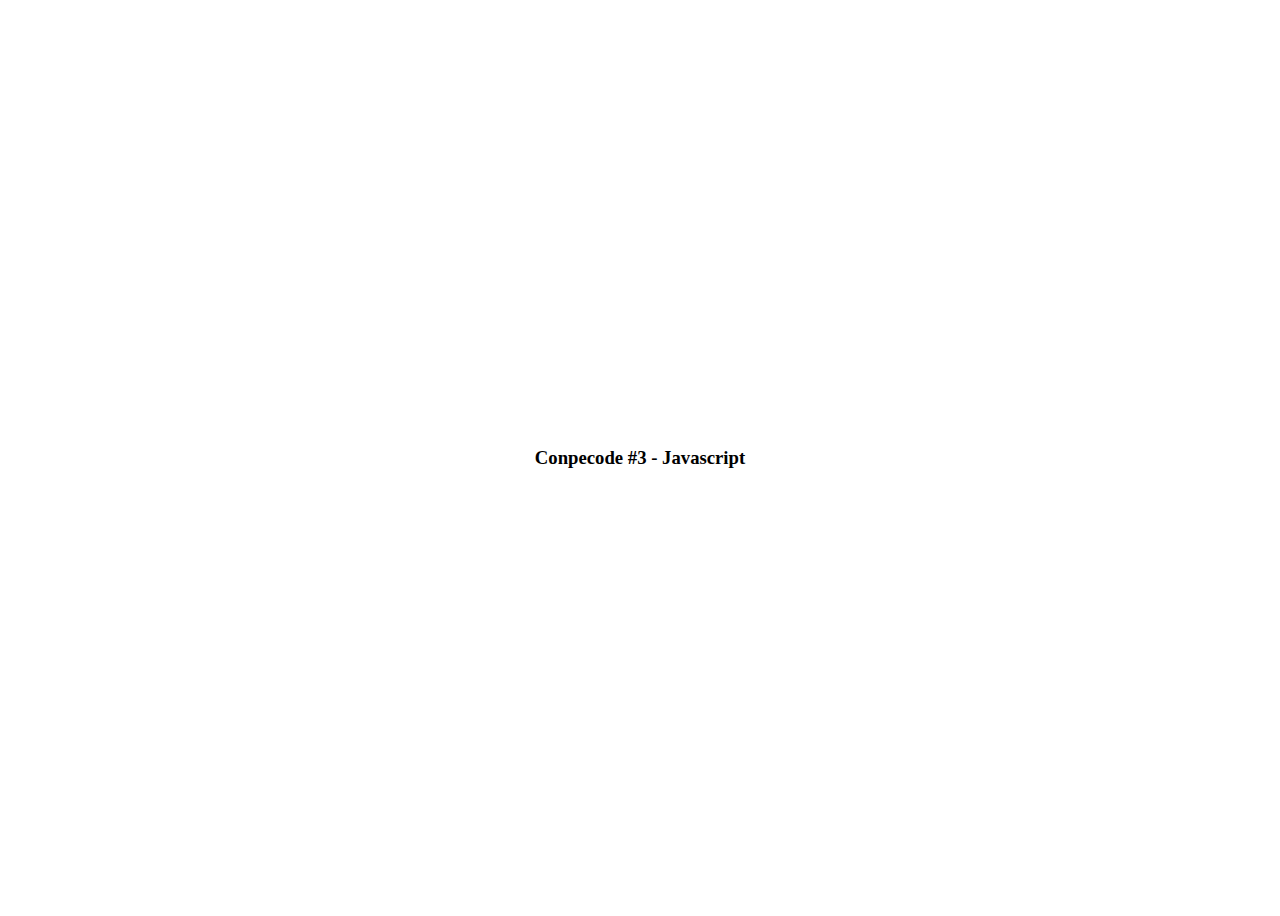
<file: exemplos/1.variaveis/index.html>
<!DOCTYPE html>
<html lang="en">
<head>
    <meta charset="UTF-8">
    <meta name="viewport" content="width=device-width, initial-scale=1.0">
    <title>Conpecode #3 - Javascript</title>
    <style>
        .container {
            width: 100%;
            height: 100vh;

            display: flex;
            flex-direction: column;
            align-items: center;
            justify-content: center;
        }
    </style>
</head>
<body>
    <div class="container">
        <h3>Conpecode #3 - Javascript</h3>

    </div>
    <script>
        const minhaConstate = 3.14;
        // minhaConstate = 3;

        function minhaFunc() {
            var contador = 0;
            while (contador < 10) {
                let x = 2;
                var y = 3;
                contador = contador + 1;
            }
            console.log(x);
            console.log(y);
        }
        //console.log(contador);

        minhaFunc();
    </script>
</body>
</html>
</file>
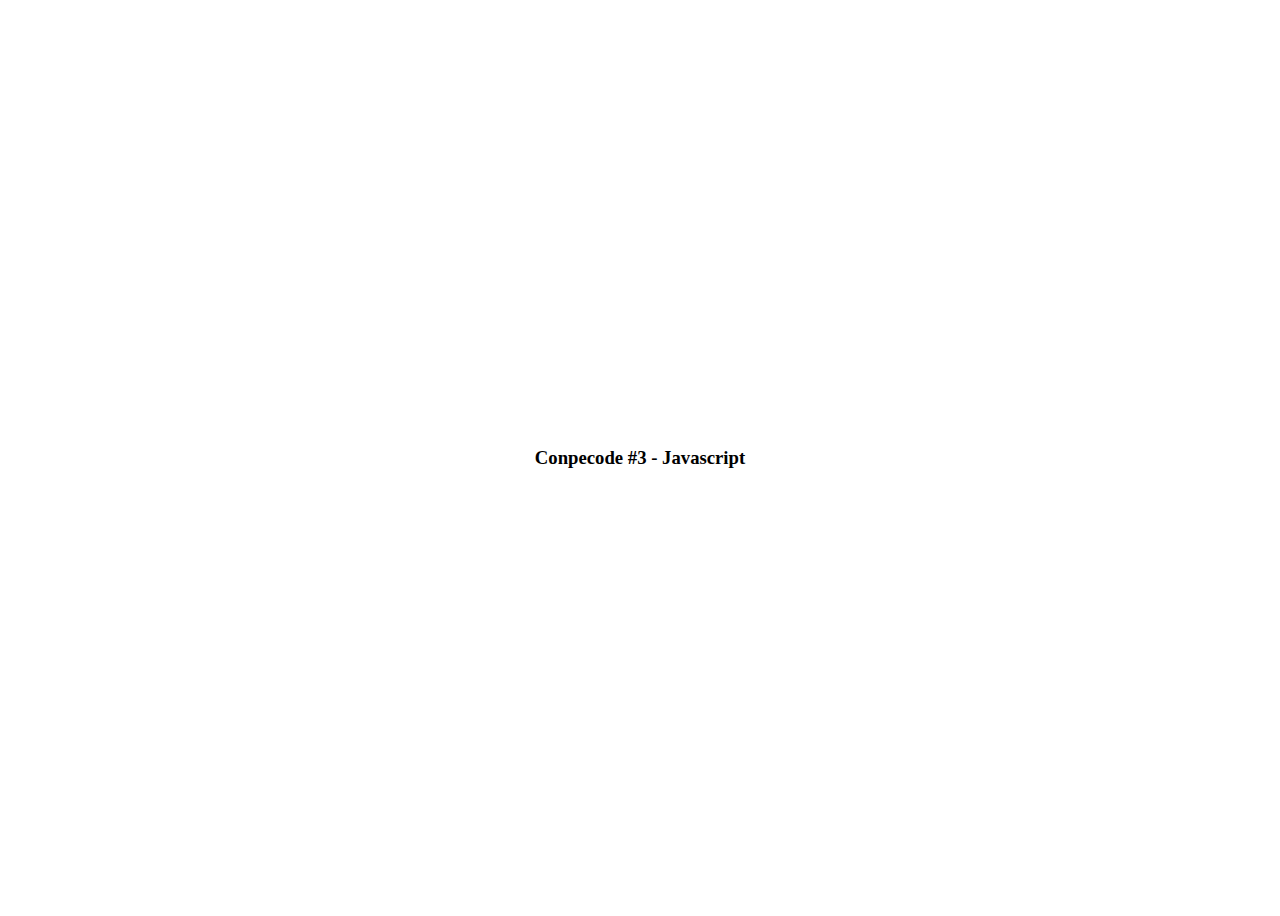
<file: exemplos/2.funcoes/index.html>
<!DOCTYPE html>
<html lang="en">
<head>
    <meta charset="UTF-8">
    <meta name="viewport" content="width=device-width, initial-scale=1.0">
    <title>Conpecode #3 - Javascript</title>
    <style>
        .container {
            width: 100%;
            height: 100vh;

            display: flex;
            flex-direction: column;
            align-items: center;
            justify-content: center;
        }
    </style>
</head>
<body>
    <div class="container">
        <h3>Conpecode #3 - Javascript</h3>

    </div>
    <script>
        const potencia = (a, n) => {
            let x = 1;
            for (i = 0; i < n; i = i + 1) {
                x = x * a;
            }
            return x;
        }

        const soma = (a, b) => a + b;


        const minahFuncao = (a, callback) => {
            let x = a * a;
            if (isNaN(x)) {
                callback()
                return;
            }
            return x;
        }

        console.log(minahFuncao("batata", () => window.alert("nao batata")));
    </script>
</body>
</html>
</file>
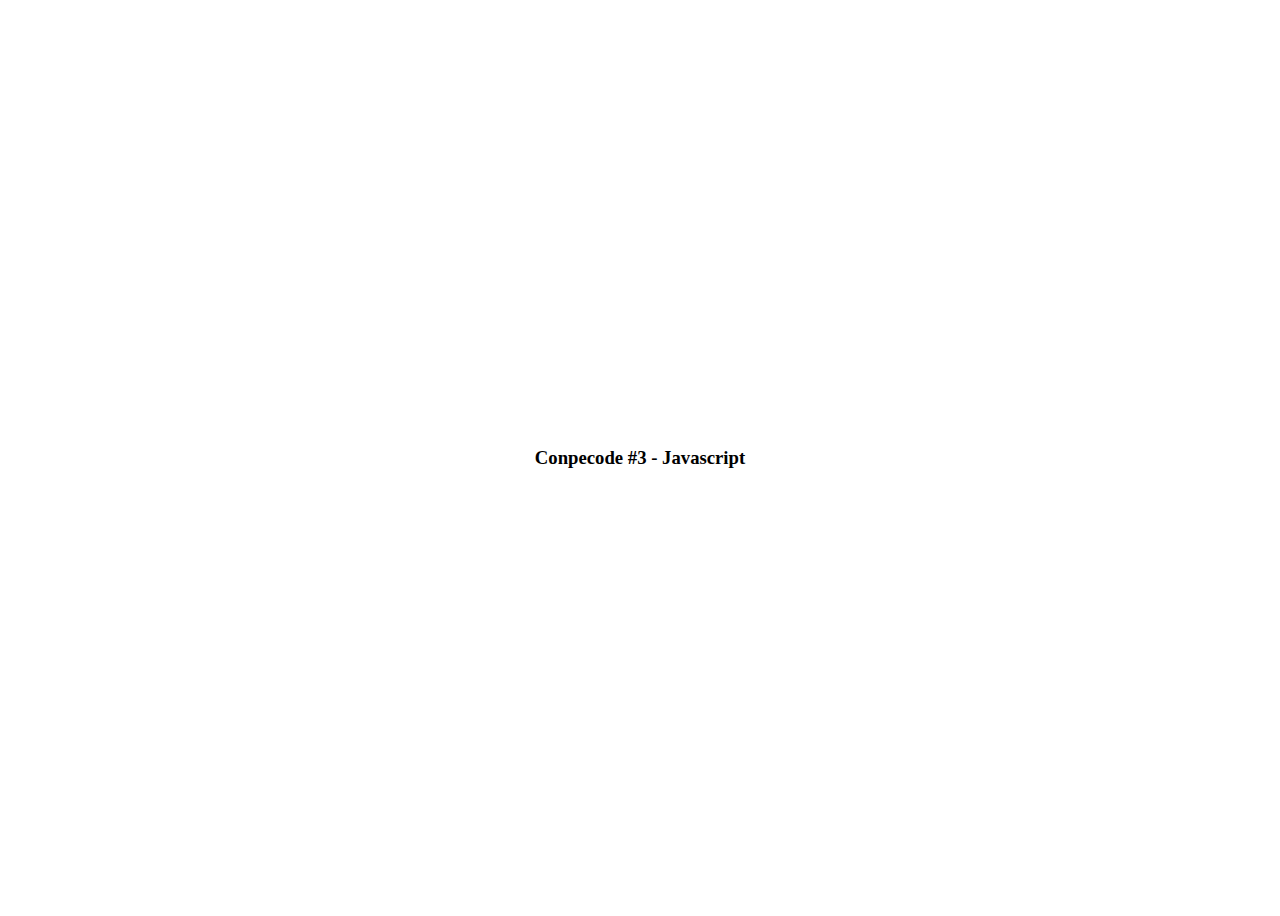
<file: exemplos/3.vetores/index.html>
<!DOCTYPE html>
<html lang="en">
<head>
    <meta charset="UTF-8">
    <meta name="viewport" content="width=device-width, initial-scale=1.0">
    <title>Conpecode #3 - Javascript</title>
    <style>
        .container {
            width: 100%;
            height: 100vh;

            display: flex;
            flex-direction: column;
            align-items: center;
            justify-content: center;
        }
    </style>
</head>
<body>
    <div class="container">
        <h3>Conpecode #3 - Javascript</h3>

    </div>
    <script>
        let vetor = []; 
        for (i = 0; i < 10; i = i + 1) {
            vetor.push(i);
        }
        console.log(vetor);

        vetor.pop();
        console.log(vetor);

        // terceiro = vetor.pop(2)
        let terceiroItem = vetor.splice(2, 2);
        console.log("Vetor: " + vetor);
        console.log("Item removido: " + terceiroItem);
    </script>
</body>
</html>
</file>
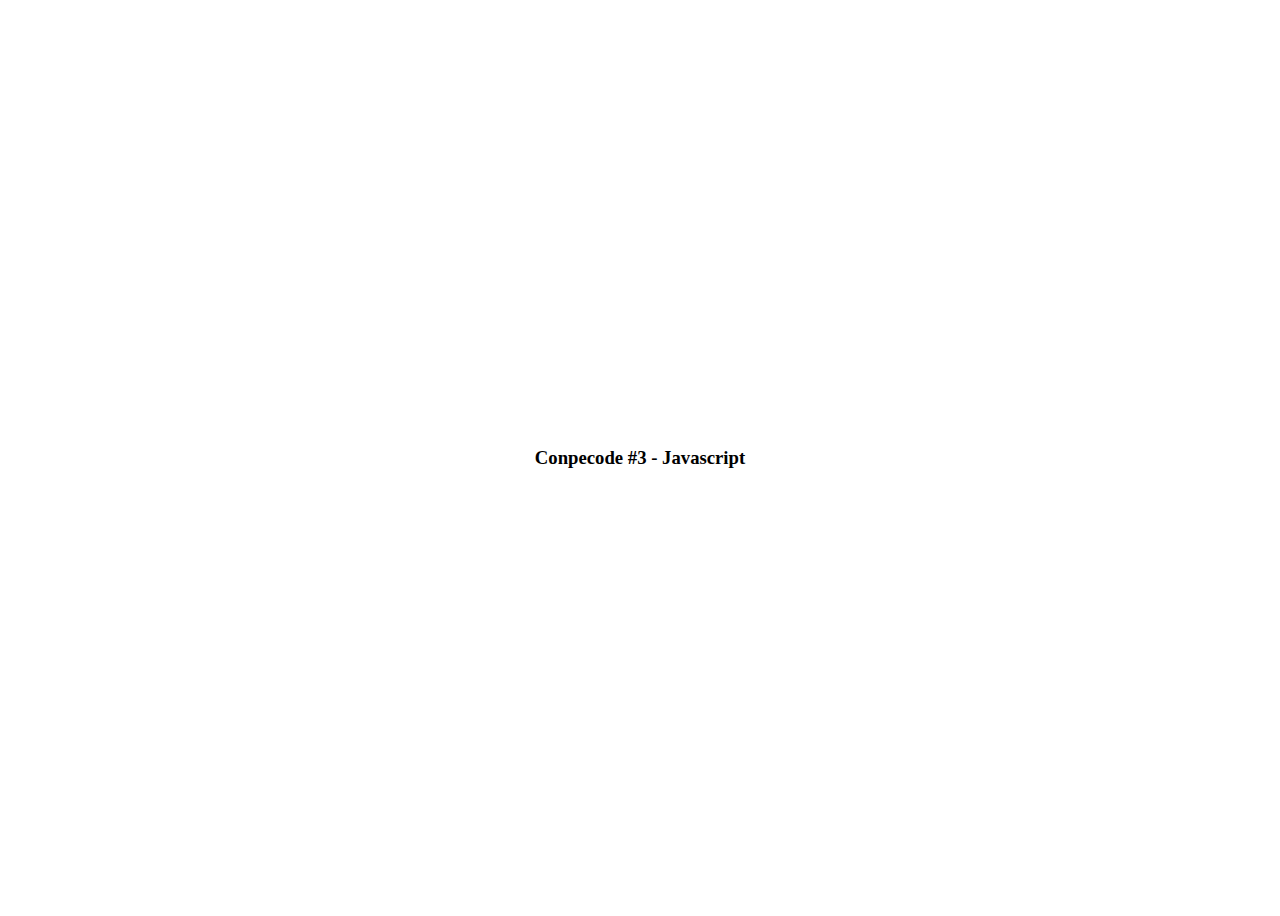
<file: exemplos/4a.largest/index.html>
<!DOCTYPE html>
<html lang="en">
<head>
    <meta charset="UTF-8">
    <meta name="viewport" content="width=device-width, initial-scale=1.0">
    <title>Conpecode #3 - Javascript</title>
    <style>
        .container {
            width: 100%;
            height: 100vh;

            display: flex;
            flex-direction: column;
            align-items: center;
            justify-content: center;
        }
    </style>
</head>
<body>
    <div class="container">
        <h3>Conpecode #3 - Javascript</h3>

    </div>
    <script>
        const largest = (lista) => {
            var maior = 0;
            let comprimento = lista.length;
            for (i = 0; i < comprimento; i = i + 1) {
                if (lista[i] > maior) {
                    maior = lista[i];
                }
            }
            return maior;
        }

        console.log(largest([3, 4, 5, 1, 5]));
    </script>
</body>
</html>
</file>
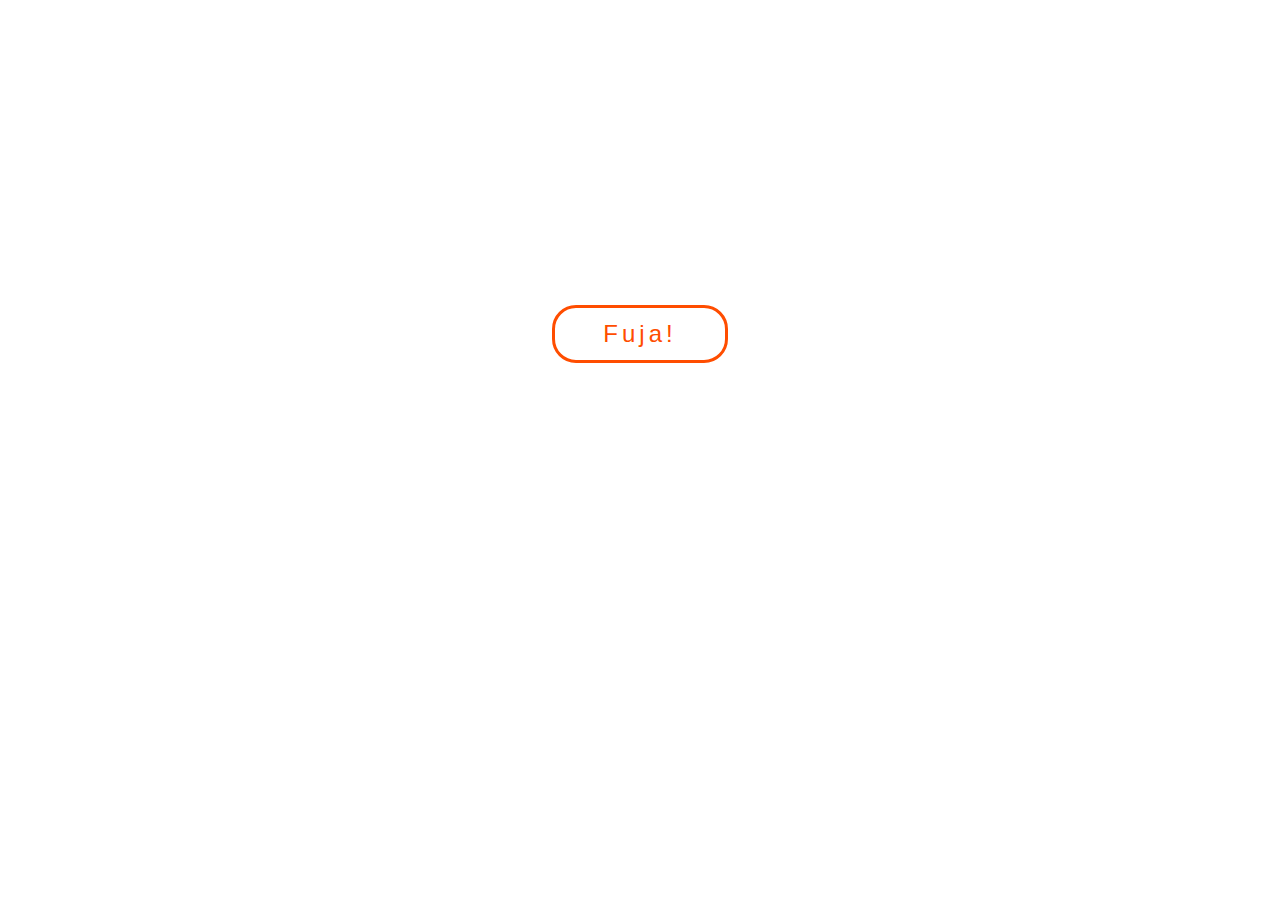
<file: exercicios/0.exemplo/index.html>
<!DOCTYPE html>
<html lang="en">
<head>
    <meta charset="UTF-8">
    <meta name="viewport" content="width=device-width, initial-scale=1.0">
<title>Conpecode #3 - Botao Fujão</title>
<style>
    * {
        margin: 0;
        padding: 0;
        box-sizing: border-box;
        font-family: Arial, Helvetica, sans-serif;
    }

    .container {
        width: 100%;
        height: 100vh;
        display: flex;
        flex-direction: column;
        align-items: center;
        justify-content: center;
    }

    #btn {
        color: #FF4D00;
        padding: 0.5em 2em;
        font-size: 1.5em;
        letter-spacing: 4px;
        background-color: white;
        cursor: pointer;
        border: 3px solid #FF4D00;
        border-radius: 1em;
        transition: 
            transform 0.5s ease-in-out;
    }

    #btn:hover {
        background-color: #FF4D00;
        color: white;
    }

    .up {
        transform: translateY(-200%);
    }

    .down {
        transform: translateY(200%);
    }
</style>
</head>
<body>
    <div class="container">
        <button id="btn" class="up">Fuja!</button>
    </div>

    <script>
        let btn = document.getElementById("btn");
        const classes = ["up", "down"];
        let where = 1;

        const run = () => {
            btn.className = classes[where];
            where = (where + 1) % 2;
        }

        btn.onclick = run;
    </script>
</body>
</html>
</file>
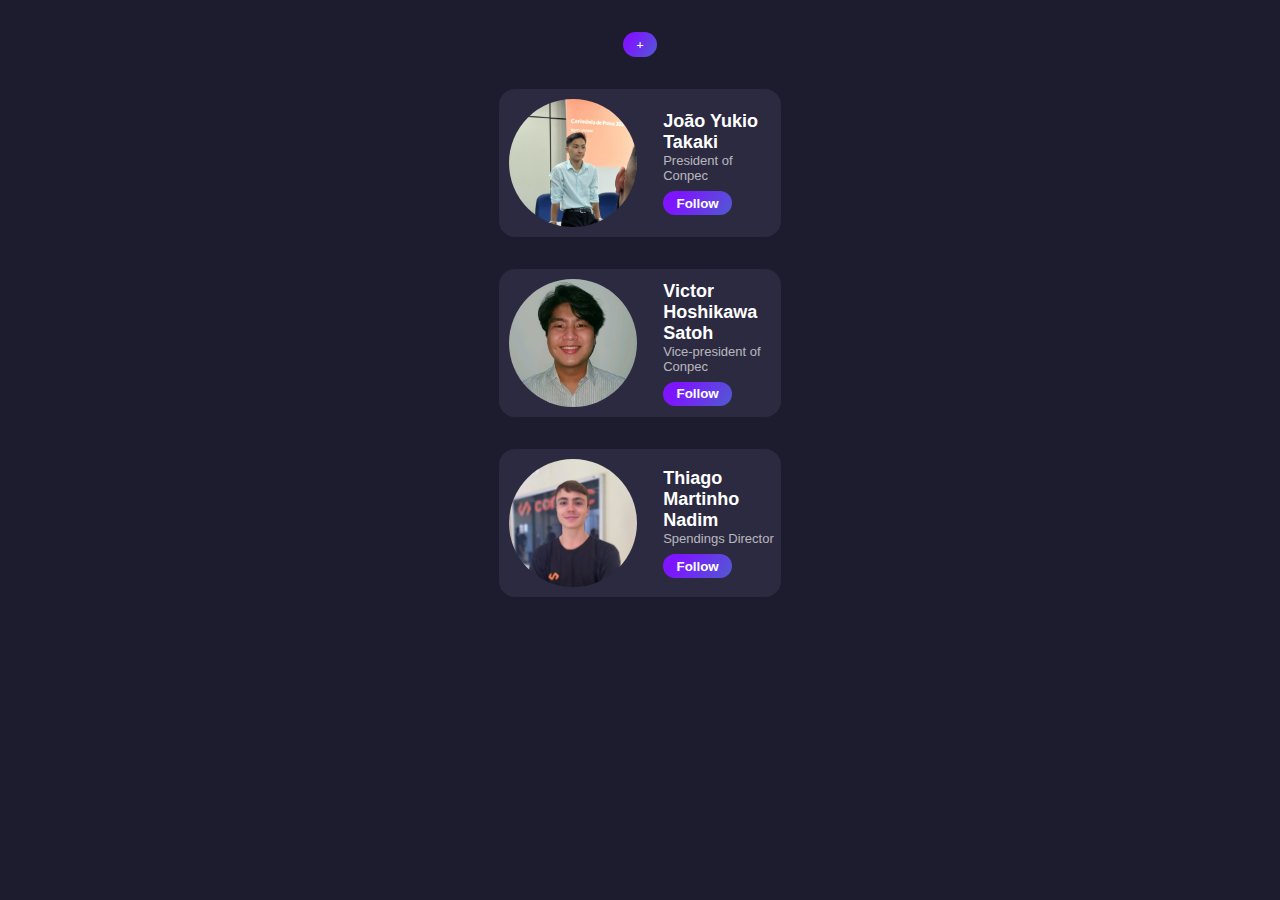
<file: exercicios/2.exemplo/index.html>
<!DOCTYPE html>
<html lang="en">
<head>
    <meta charset="UTF-8">
    <meta name="viewport" content="width=device-width, initial-scale=1.0">
    <title>Conpecode #3 - Cards</title>
    <link rel="stylesheet" href="styles.css">
</head>
<body>
    <div id="container">
        <div id="add">+</div>
        <div class="card">
            <div class="image-side">
                <div class="img">
                    <img src="takaki1.jpg" alt="takaki fino">
                </div>
            </div>
            <div class="content-side">
                <div class="name-title">João Yukio Takaki</div>
                <div class="role">President of Conpec</div>
                <div class="social-medias-container">
                    <div class="follow-btn">
                        Follow
                        <span>+</span>
                    </div>
                </div>
            </div>
        </div>

        <!-- Card #2 -->
        <div class="card">
            <div class="image-side">
                <div class="img">
                    <img src="satoh.jpeg" alt="takaki na academia">
                </div>
            </div>
            <div class="content-side">
                <div class="name-title">Victor Hoshikawa Satoh</div>
                <div class="role">Vice-president of Conpec</div>
                <div class="social-medias-container">
                    <div class="follow-btn">
                        Follow
                        <span>+</span>
                    </div>
                </div>
            </div>
        </div>

        <!-- Card #3 -->
        <div class="card">
            <div class="image-side">
                <div class="img">
                    <img src="nadim.jpeg" alt="nadim">
                </div>
            </div>
            <div class="content-side">
                <div class="name-title">Thiago Martinho Nadim</div>
                <div class="role">Spendings Director</div>
                <div class="social-medias-container">
                    <div class="follow-btn">
                        Follow
                        <span>+</span>
                    </div>
                </div>
            </div>
        </div>
    </div>
    <script src="main.js"></script>
</body>
</html>
</file>
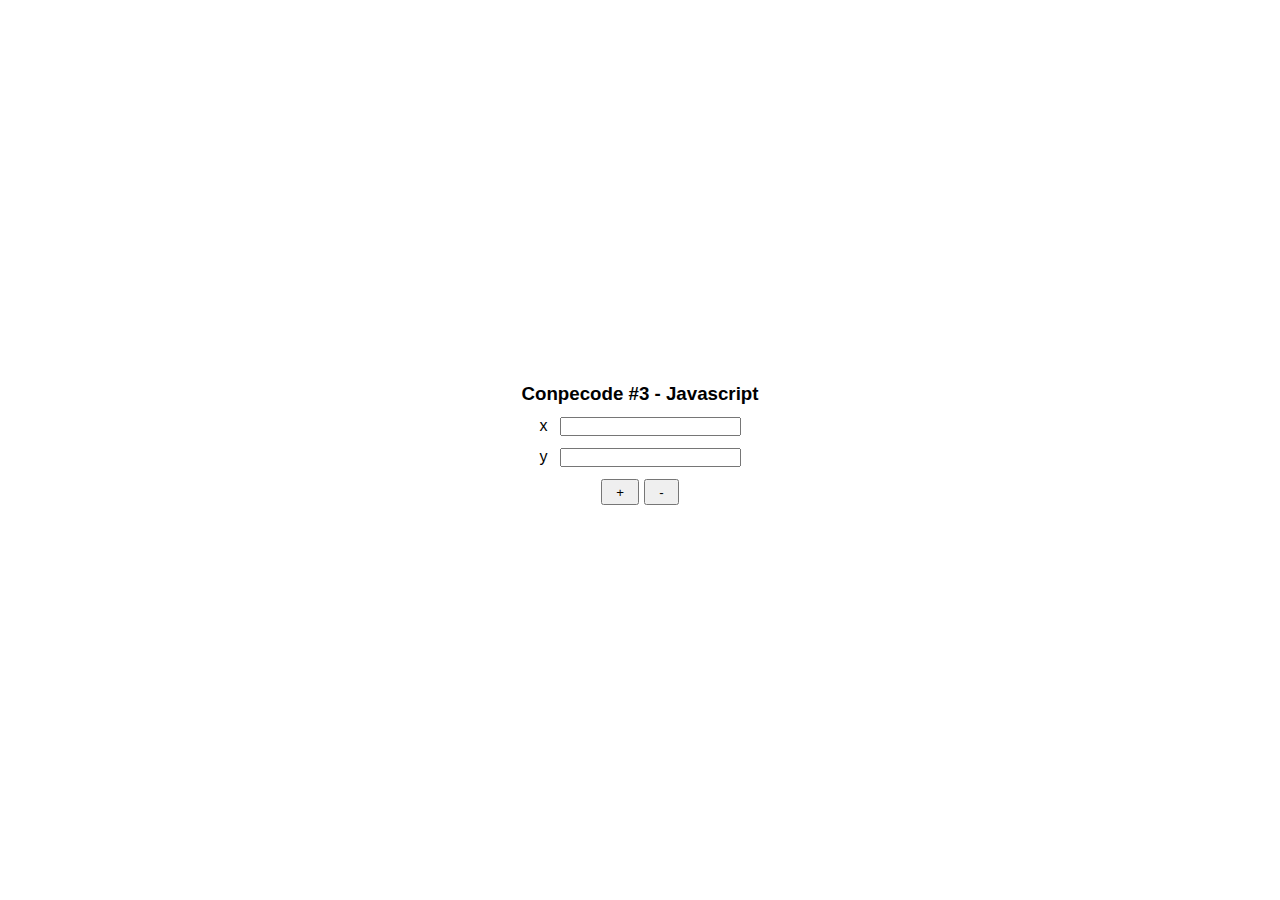
<file: exercicios/3.exemplo/index.html>
<!DOCTYPE html>
<html lang="en">
<head>
    <meta charset="UTF-8">
    <meta name="viewport" content="width=device-width, initial-scale=1.0">
    <title>Exemplo calculadora</title>
    <style>
        * {
            font-family: Arial, Helvetica, sans-serif;
            margin: 0;
            padding: 0;
            box-sizing: border-box;
        }

        .container {
            width: 100%;
            height: 100vh;
            display: flex;
            flex-direction: column;
            align-items: center;
            justify-content: center;
            gap: 0.75em;
        }

        .input {
            display: flex;
            flex-direction: row;
            gap: 0.75em;
        }

        button {
            padding: 0.25em 1em;
        }
    </style>
</head>
<body>
    <div class="container">
        <h3>Conpecode #3 - Javascript</h3>
        <div class="input">
            <div class="label">x</div>
            <input id="xInput" type="number">    
        </div>
        <div class="input">
            <div class="label">y</div>
            <input id="yInput" type="number">    
        </div>
        <div class="buttons">
            <button id="plus">+</button>
            <button id="minus">-</button>
        </div>
        <div id="answer"></div>
    </div>

    <script>
        const xInput = document.getElementById("xInput");
        const yInput = document.getElementById("yInput");
        
        const answer = document.getElementById("answer");

        const add = () => {
            let ret = parseFloat(xInput.value) + parseFloat(yInput.value);
            answer.innerHTML = ret;
        }

        const sub = () => {
            let ret = parseFloat(xInput.value) - parseFloat(yInput.value);
            answer.innerHTML = ret;
        }

        const addButton = document.getElementById("plus");
        addButton.onclick = add;
        const subButton = document.getElementById("minus");
        subButton.onclick = sub;
    </script>
</body>
</html>
</file>
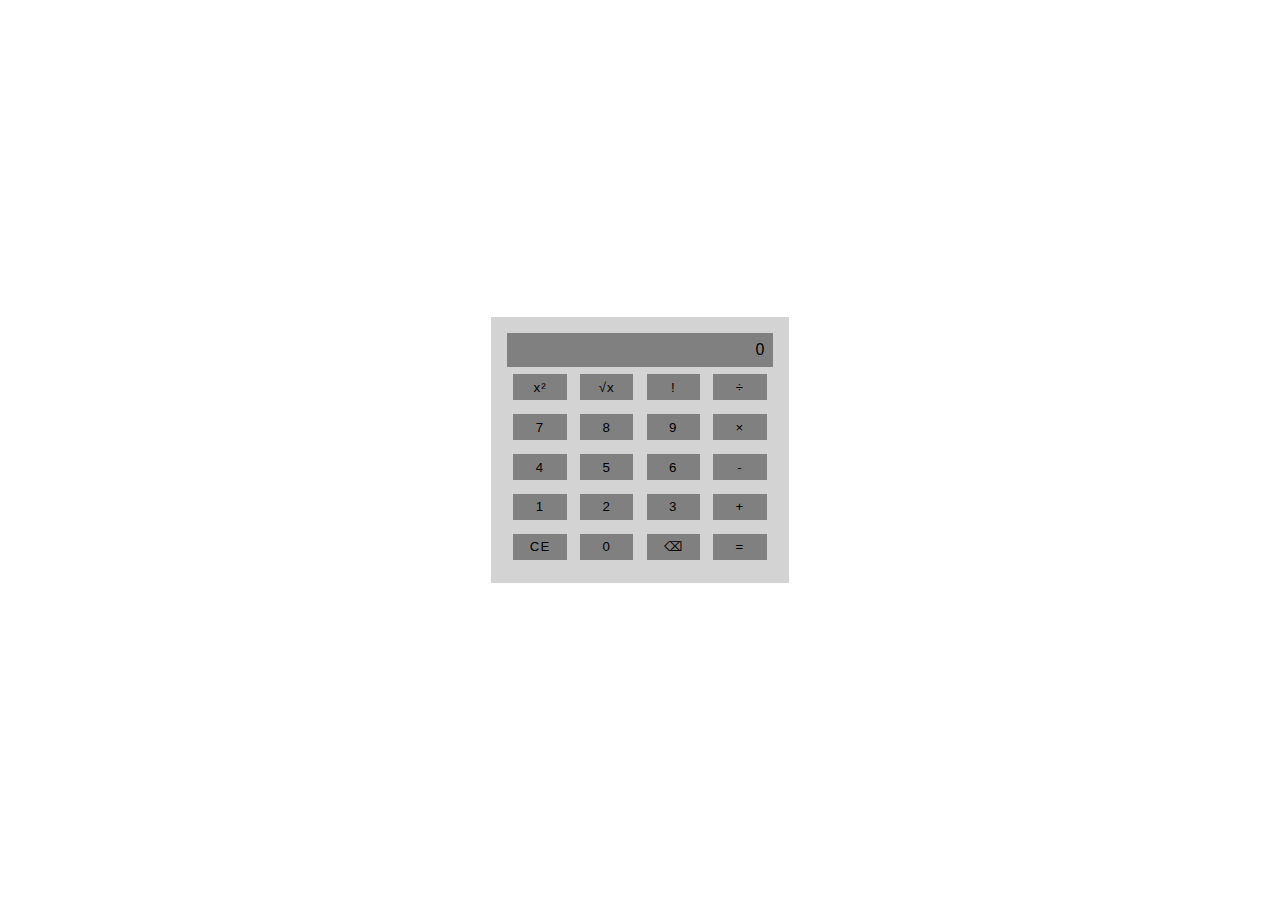
<file: exercicios/3.exercicio/index.html>
<!DOCTYPE html>
<html lang="en">
<head>
    <meta charset="UTF-8">
    <meta name="viewport" content="width=device-width, initial-scale=1.0">
    <title>Document</title>
    <link rel="stylesheet" href="style.css">
</head>
<body>
    <div class="wrapper">
        <div class="calculator">
            <div id="displayContainer">
                <div id="displayMemory">
                    <div id="memoryValue"></div>
                    <div id="memoryOp"></div>
                </div>
                <div id="display">0</div>
            </div>
            <div id="buttonRow">
                <div class="buttonColumn">
                    <button id="" class="button" value="x2">x²</button>
                    <button id="" class="button" value="7">7</button>
                    <button id="" class="button" value="4">4</button>
                    <button id="" class="button" value="1">1</button>
                    <button id="" class="button" value="CE">CE</button>
                </div>
                <div class="buttonColumn">
                    <button id="" class="button" value="sqrt">√x</button>
                    <button id="" class="button" value="8">8</button>
                    <button id="" class="button" value="5">5</button>
                    <button id="" class="button" value="2">2</button>
                    <button id="" class="button" value="0">0</button>
                </div>
                <div class="buttonColumn">
                    <button id="" class="button" value="!">!</button>
                    <button id="" class="button" value="9">9</button>
                    <button id="" class="button" value="6">6</button>
                    <button id="" class="button" value="3">3</button>
                    <button id="" class="button" value="back">⌫</button>
                </div>
                <div class="buttonColumn">
                    <button id="" class="button" value="/">÷</button>
                    <button id="" class="button" value="x">×</button>
                    <button id="" class="button" value="-">-</button>
                    <button id="" class="button" value="+">+</button>
                    <button id="" class="button" value="=">=</button>
                </div>
            </div>
        </div>
    </div>
    <script src="main.js"></script>
</body>
</html>
</file>
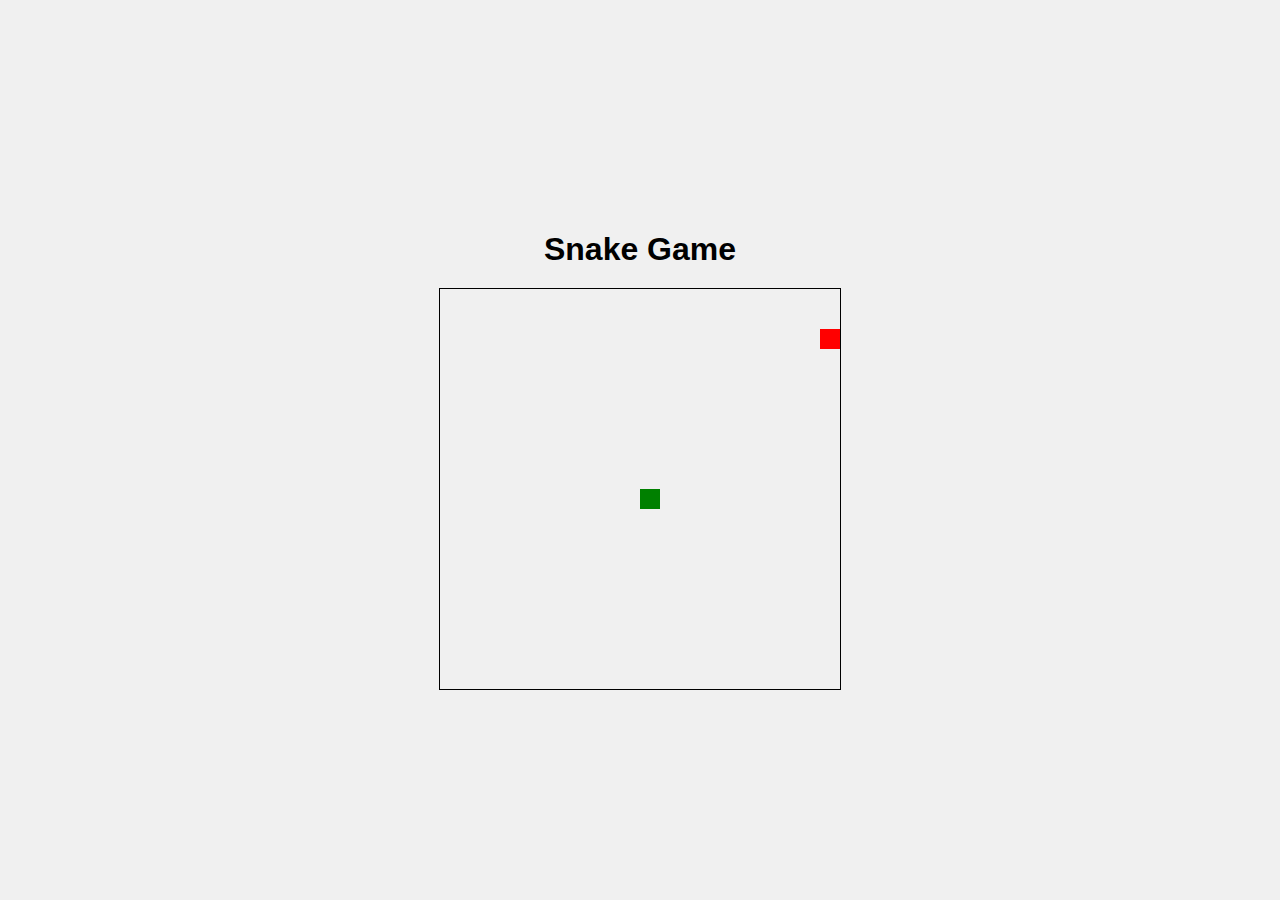
<file: exercicios/4.exemplo/index.html>
<!DOCTYPE html>
<html lang="en">
<head>
    <meta charset="UTF-8">
    <meta name="viewport" content="width=device-width, initial-scale=1.0">
    <title>Snake Game</title>
    <link rel="stylesheet" href="styles.css">
</head>
<body>
    <h1>Snake Game</h1>
    <canvas id="gameCanvas" width="400" height="400"></canvas>
    <script src="main.js"></script>
</body>
</html>
</file>
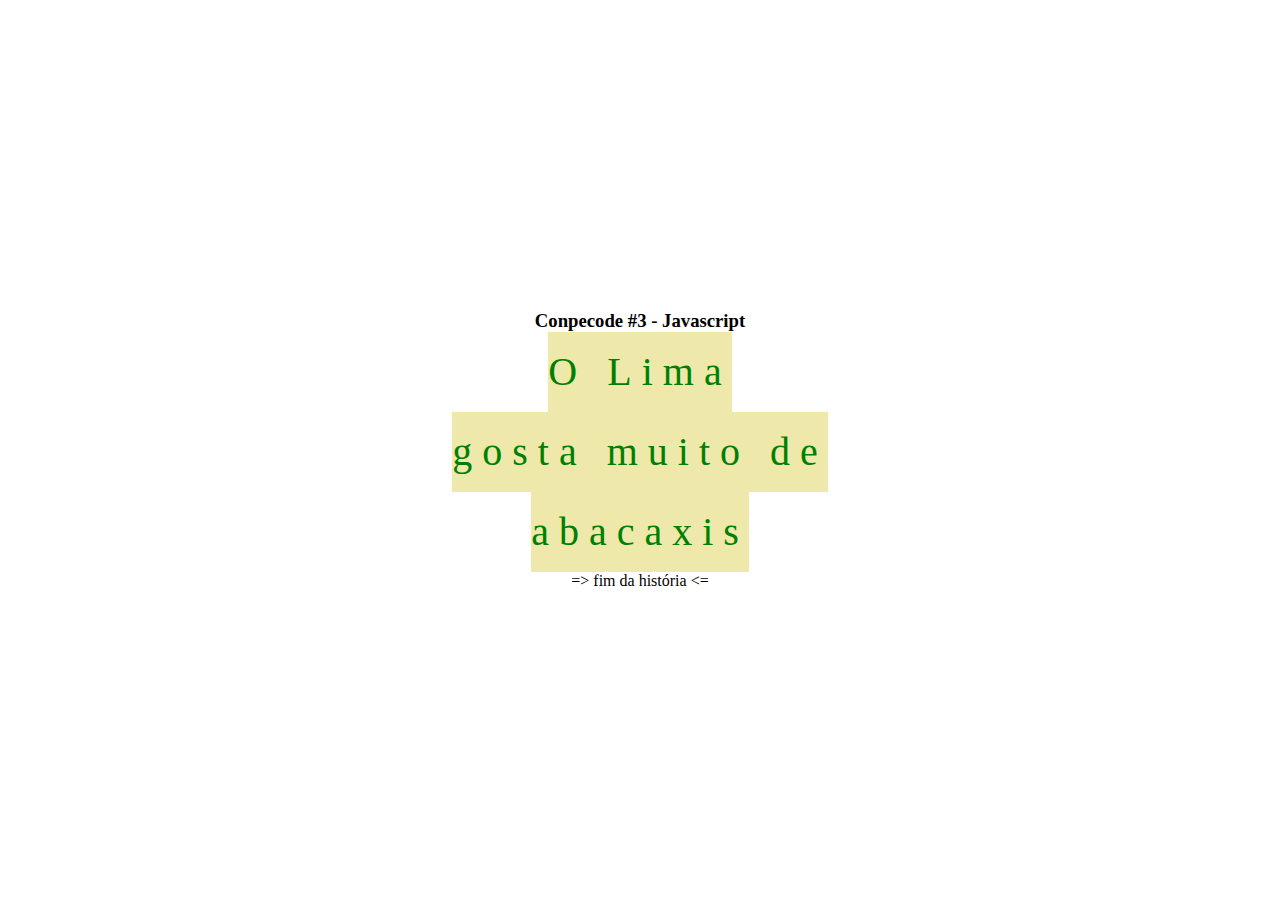
<file: exemplos/5.dom/change classes/index.html>
<!DOCTYPE html>
<html lang="en">
<head>
    <meta charset="UTF-8">
    <meta name="viewport" content="width=device-width, initial-scale=1.0">
    <title>Conpecode #3 - Javascript</title>
    <link rel="stylesheet" href="styles.css">
    <style>
        .fruta {
            letter-spacing: 10px;
            line-height: 2em;
        }

        .maca {
            font-family: 'Courier New', Courier, monospace;
            background-color: red;
            color: white;
        }

        .abacaxi {
            font-family: "Comic Sans MS", "Comic Sans", cursive;
            background-color: palegoldenrod;
            color: green;
        }

        .fonteGrande {
            font-size: 40px;
        }
    </style>
</head>
<body>
    <div class="container">
        <h3>Conpecode #3 - Javascript</h3>
        <div class="fruta maca">O Lima</div>
        <div class="fruta maca">gosta muito de</div>
        <div class="fruta maca">abacaxis</div>
        <div id="fim">=> fim da história <=</div>
    </div>
    <script>
        let divsAbacaxi = document.getElementsByClassName("fruta");
        for (let div of divsAbacaxi) {
            div.className = "fruta abacaxi";
            div.classList.add("fonteGrande");
        }
    </script>
</body>
</html>
</file>
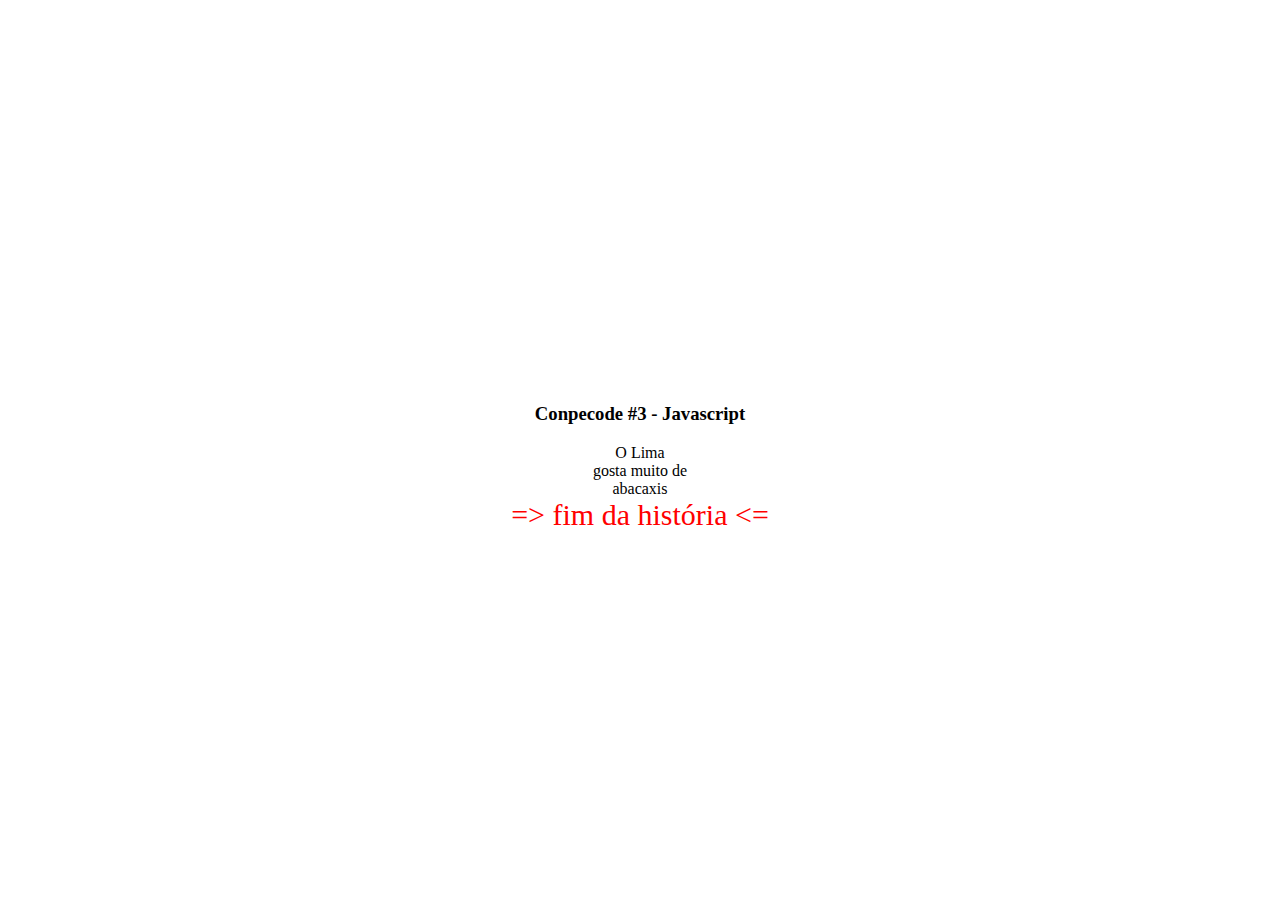
<file: exemplos/5.dom/change style/index.html>
<!DOCTYPE html>
<html lang="en">
<head>
    <meta charset="UTF-8">
    <meta name="viewport" content="width=device-width, initial-scale=1.0">
    <title>Conpecode #3 - Javascript</title>
    <style>
        .container {
            width: 100%;
            height: 100vh;

            display: flex;
            flex-direction: column;
            align-items: center;
            justify-content: center;
        }
    </style>
</head>
<body>
    <div class="container">
        <h3>Conpecode #3 - Javascript</h3>
        <div class="abacaxi">O Lima</div>
        <div class="abacaxi">gosta muito de</div>
        <div class="abacaxi">abacaxis</div>
        <div id="fim">=> fim da história <=</div>
    </div>
    <script>
        let fim = document.getElementById("fim");
        document.getElementById("fim").style.color = "red";
        document.getElementById("fim").style.fontSize = "30px";
    </script>
</body>
</html>
</file>
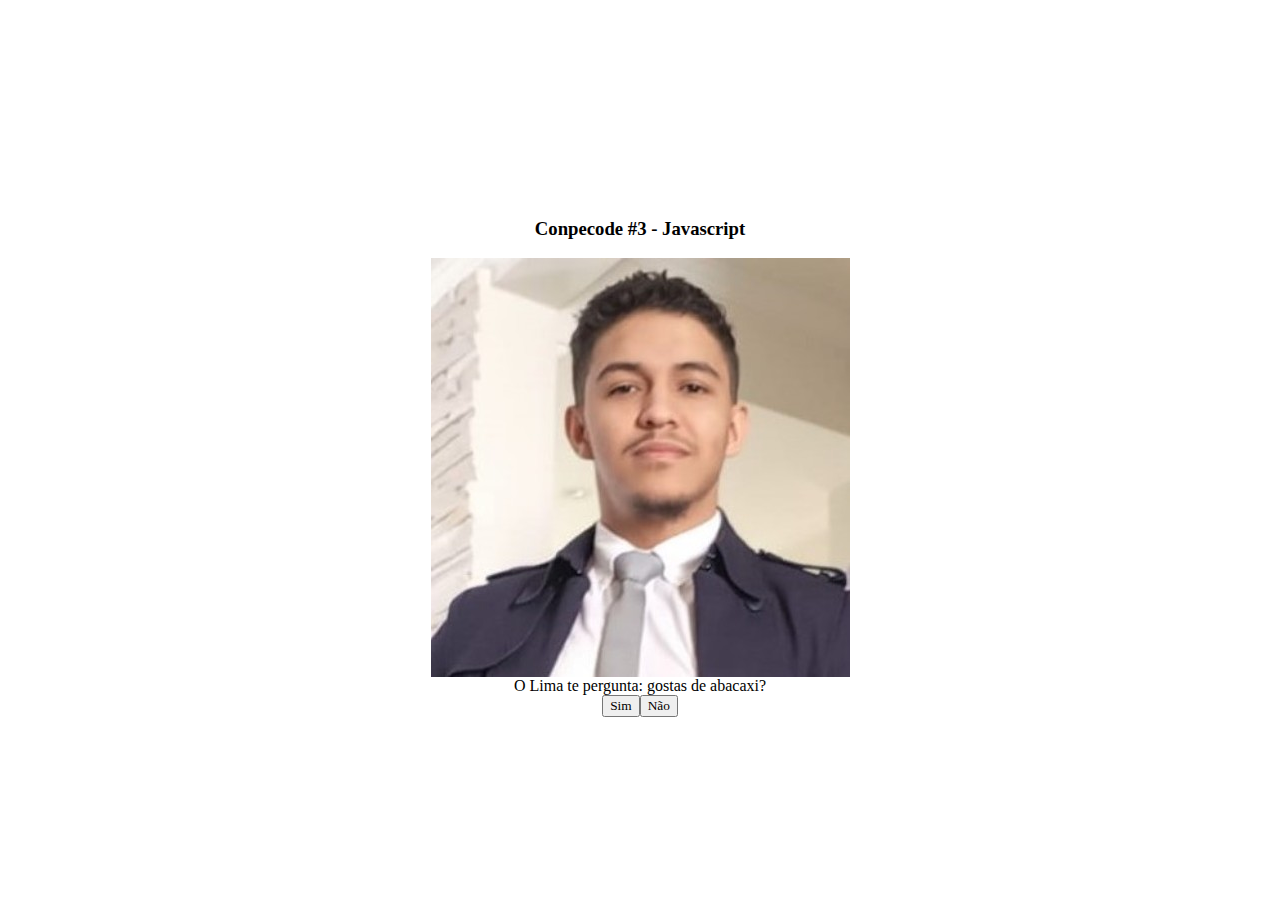
<file: exemplos/5.dom/eventos/index.html>
<!DOCTYPE html>
<html lang="en">
<head>
    <meta charset="UTF-8">
    <meta name="viewport" content="width=device-width, initial-scale=1.0">
    <title>Conpecode #3 - Javascript</title>
    <style>
        * {
            font-family: cursive;
        }

        .container {
            width: 100%;
            height: 100vh;

            display: flex;
            flex-direction: column;
            align-items: center;
            justify-content: center;
        }

        .botoes {
           display: flex;
           flex-direction: row;
           align-items: center;
           justify-content: center; 
        }  
    </style>
</head>
<body>
    <div class="container">
        <h3>Conpecode #3 - Javascript</h3>
        <img src="lima.jpeg" alt="Lima" id="lima">
        <div class="texto">O Lima te pergunta: gostas de abacaxi?</div>
        <div class="botoes">
            <button id="sim">Sim</button>
            <button id="nao">Não</button>
        </div>
    </div>
    <script>
        const sim = () => alert("Lima: Muito bem!");
        const nao = () => alert("Lima: Você pagará pelos seus crimes um dia...");

        let btnSim = document.getElementById("sim");
        btnSim.onclick = sim;

        let btnNao = document.getElementById("nao");
        btnNao.onclick = nao;

        let img = document.getElementById("lima");
        img.onmouseover = () => alert("Lima: Não coloque seu mouse sobre mim, mero mortal!");
    </script>
</body>
</html>
</file>
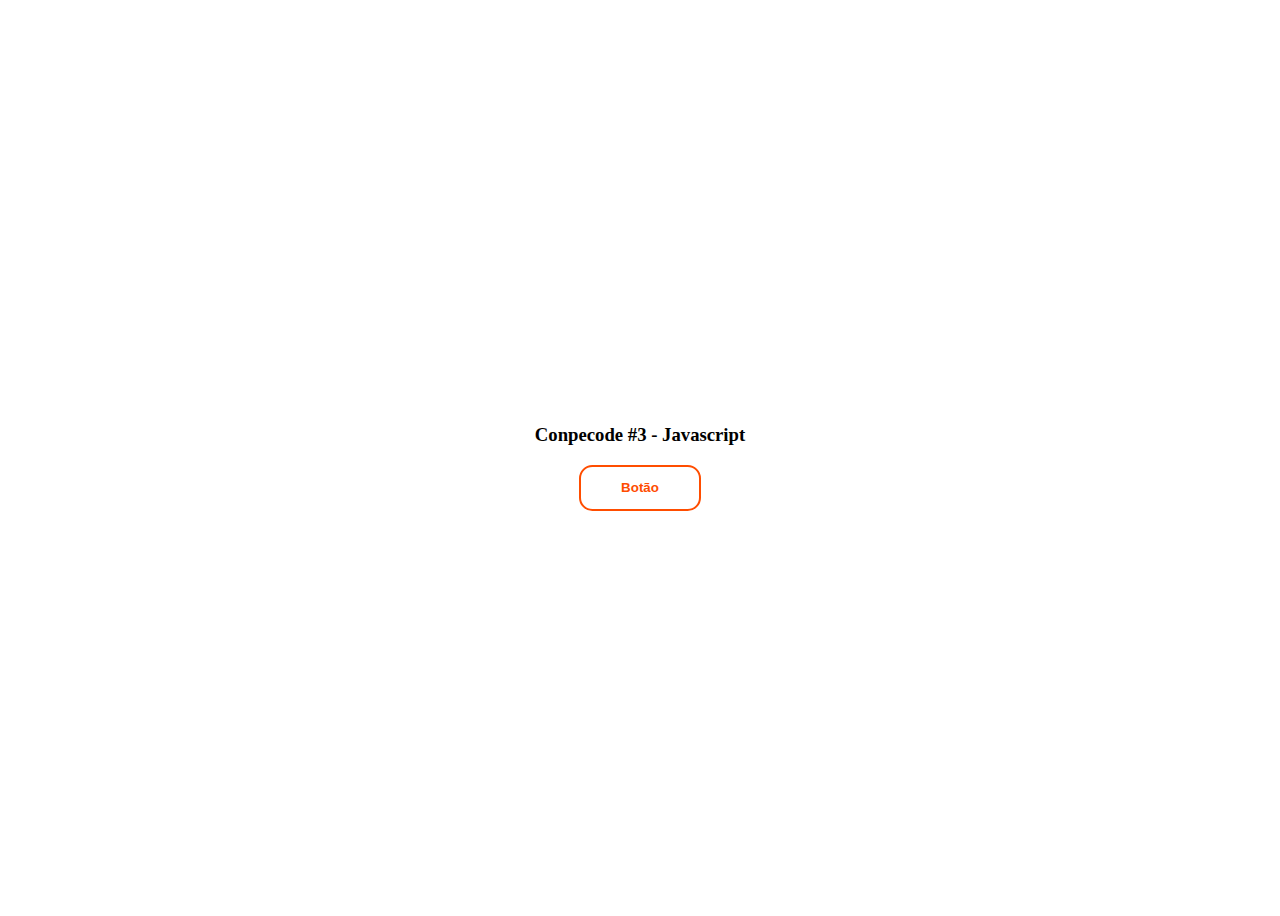
<file: exemplos/5.dom/novos objetos/index.html>
<!DOCTYPE html>
<html lang="en">
<head>
    <meta charset="UTF-8">
    <meta name="viewport" content="width=device-width, initial-scale=1.0">
    <title>Conpecode #3 - Javascript</title>
    <style>
        #container {
            width: 100%;
            height: 100vh;

            display: flex;
            flex-direction: column;
            align-items: center;
            justify-content: center;
        }
    </style>
</head>
<body>


    <div id="container">


    </div>



    <script>
        let container = document.getElementById("container");

        let titulo = document.createElement("h3");
        titulo.innerHTML = "Conpecode #3 - Javascript";

        let button = document.createElement("button");
        button.innerHTML = "Botão";
        button.style.backgroundColor =  "white";
        button.style.color = "#FF4D00";
        button.style.fontWeight = "bold";
        button.style.padding = "1em 3em";
        button.style.border = "2px solid #FF4D00";
        button.style.borderRadius = "1em";
        button.style.cursor = "pointer";

        container.appendChild(titulo);
        container.appendChild(button);
    </script>
</body>
</html>
</file>
<file: exercicios/2.exemplo/styles.css>
* {
    margin: 0;
    padding: 0;
    box-sizing: border-box;
}

html {
    width: 100%;
    height: 100vh;
}

#container {
    width: 100%;
    height: 100vh;
    overflow-x: hidden;
    overflow-y: scroll;
    background-color: #1D1C2E;

    display: flex;
    flex-direction: column;
    justify-content: start;
    align-items: center;
    padding-top: 2em;
    padding-bottom: 2em;
    gap: 2em;
}

.card {
    width: 22%;
    background-color: #2C2A41;

    display: flex;
    flex-direction: row;
    justify-content: center;
    align-items: center;
    color: white;
    border-radius: 1em;
    font-family: sans-serif;
    transition: box-shadow 0.5s ease-in-out;
}

.card:hover {
    background: #2C2A41;
    /* box-shadow: -10px -10px 10px 0px #302E47, 10px 10px 10px 0px rgba(0, 0, 0, 0.25); */
    box-shadow: -10px -10px 10px 0px #1f1d32, 10px 10px 10px 0px rgba(0, 0, 0, 0.25);

}

.image-side {
    margin: 10px;
    overflow: hidden;
    border-radius: 100%;
    height: 8em;
}

.image-side img {
    object-fit: fill;
    height: 8em;
    width: 8em;
    user-select: none;
}

.content-side {
    flex: 4;
    margin-left: 1em;
}

.name-title {
    font-size: large;
    font-family: -apple-system, BlinkMacSystemFont, 'Segoe UI', Roboto, Oxygen, Ubuntu, Cantarell, 'Open Sans', 'Helvetica Neue', sans-serif;
    font-weight: 700;
}

.role {
    font-size: small;
    color: rgba(255, 255, 255, 0.667);
    font-family: 'Lucida Sans', 'Lucida Sans Regular', 'Lucida Grande', 'Lucida Sans Unicode', Geneva, Verdana, sans-serif;
    font-weight: 400;
}

.social-medias-container {
    display: flex;
    flex-direction: row;
    align-items: center;
    justify-content: flex-start;
    margin-top: 0.5em;
}

.follow-btn {
    font-size: smaller;
    font-weight: 700;
    padding: 0.35em 1em;
    border-radius: 1em;
    background: linear-gradient(122deg, #7D16FF 22.75%, #4965CA 111.67%);
    cursor: pointer;
    user-select: none;
    transition: all 0.5s;
}

.follow-btn span {
    display: none;
    visibility: hidden;
    transition: all 0.5s;
}

.follow-btn:hover {
    padding: 0.35em 1.25em;
}


.follow-btn:hover span {
    display: inline;
    visibility: visible;
}

#add {
    font-size: smaller;
    font-weight: 700;
    padding: 0.35em 1em;
    border-radius: 1em;
    background: linear-gradient(122deg, #7D16FF 22.75%, #4965CA 111.67%);
    cursor: pointer;
    user-select: none;
    transition: all 0.5s;
    color: white;
}

#add:hover {
    padding: 0.35em 1.25em;
}
</file>
<file: exercicios/3.exercicio/style.css>
* {
    margin: 0;
    padding: 0;
    box-sizing: border-box;
    font-family: sans-serif;
    letter-spacing: 1px;
}

.wrapper {
    display: flex;
    align-items: center;
    justify-content: center;
    vertical-align: middle;
    width: 100%;
    height: 100vh;
}

.calculator {
    display: flex;
    flex-direction: column;
    align-items: center;
    justify-content: center;
    vertical-align: middle;
    width: fit-content;
    background-color: lightgrey;
    padding: 1em;
}

.calculator #buttonRow {
    display: flex;
    flex-direction: row;
}
.calculator #displayContainer {
    text-align: right;
    width: 100%;
    background-color: grey;
    padding: 0.5em;
    display: flex;
    flex-direction: column;
}

.calculator #displayContainer #displayMemory {
    justify-content: end;
    display: flex;
    flex-direction: row;
    font-size: 0.75em;
    font-weight: bold;
    color: white;
}

.buttonColumn {
    display: flex;
    flex-direction: column;
}

.button {
    width: 4em;
    height: 2em;
    background-color: grey;
    border: none;
    margin: 0.5em;
}
</file>
<file: exercicios/4.exemplo/styles.css>
body {
    display: flex;
    flex-direction: column;
    align-items: center;
    justify-content: center;
    height: 100vh;
    margin: 0;
    background-color: #f0f0f0;
    font-family: Arial, sans-serif;
}

h1 {
    margin-bottom: 20px;
}

canvas {
    border: 1px solid #000;
}
</file>
<file: exemplos/5.dom/change classes/styles.css>
* {
    margin: 0;
    padding: 0;
    box-sizing: border-box;
}

.container {
    width: 100%;
    height: 100vh;

    display: flex;
    flex-direction: column;
    align-items: center;
    justify-content: center;
}
</file>
